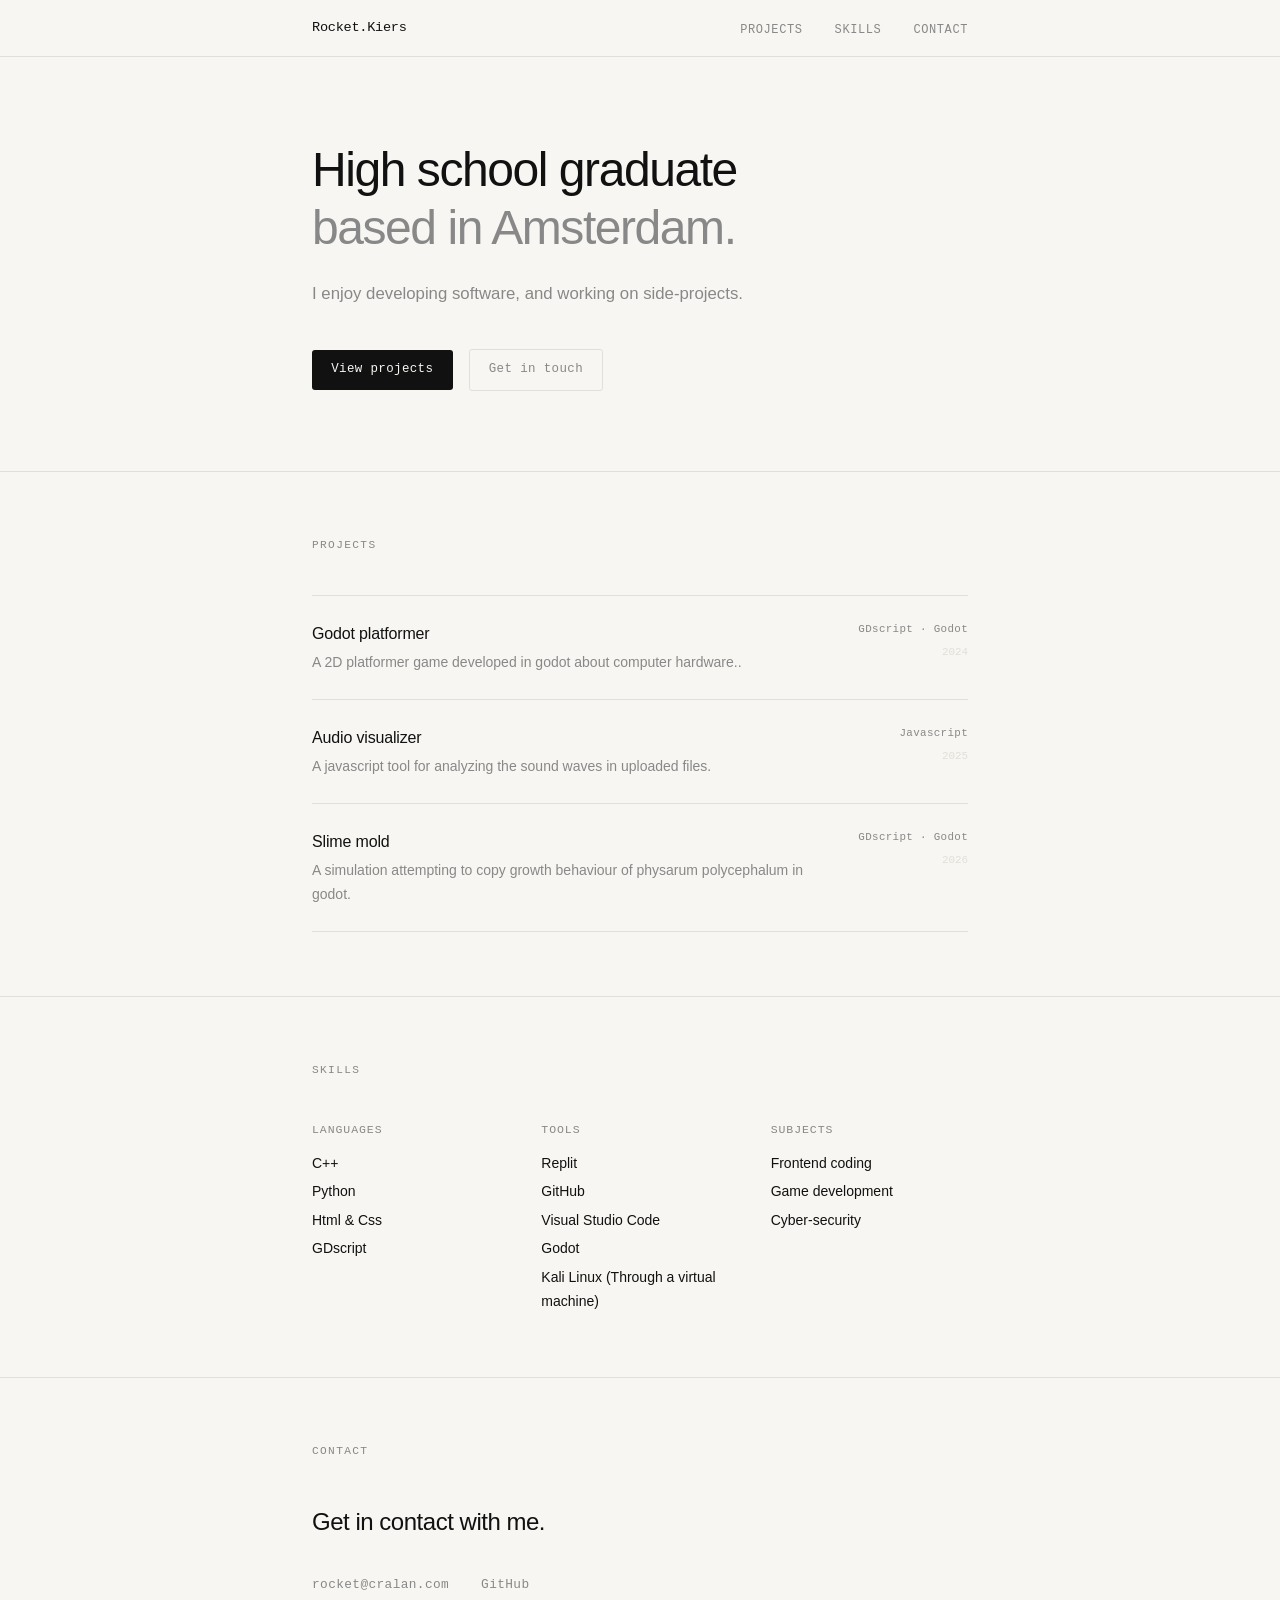
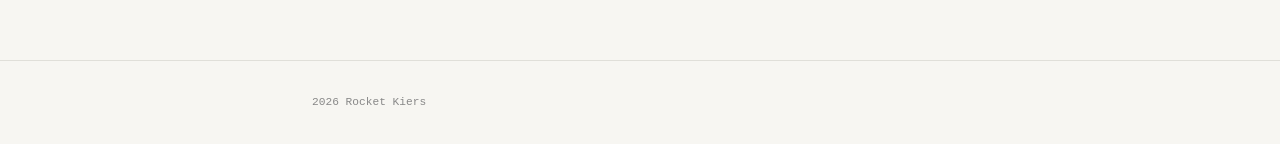
<file: index.html>
<html>
<head>
  <meta charset="UTF-8" />
  <meta name="viewport" content="width=device-width, initial-scale=1.0"/>
  <title>Portfolio — Rocket Kiers</title>
  <link rel="stylesheet" href="style.css" />
</head>
<body>

  <nav>
    <div class="container">
      <a class="nav-logo" href="#">Rocket.Kiers</a>
      <ul class="nav-links">
        <li><a href="#projects">Projects</a></li>
        <li><a href="#skills">Skills</a></li>
        <li><a href="#contact">Contact</a></li>
      </ul>
    </div>
  </nav>

  <section id="hero">
    <div class="container">
      <h1>High school graduate<br><em>based in Amsterdam.</em></h1>
      <p class="hero-bio">
        I enjoy developing software, and working on side-projects.
      </p>
      <div class="hero-links">
        <a href="#projects" class="btn btn-primary">View projects</a>
        <a href="#contact" class="btn btn-ghost">Get in touch</a>
      </div>
    </div>
  </section>

  <!-- Projects -->
  <section id="projects">
    <div class="container">
      <p class="section-label">Projects</p>
      <div class="project-list">

        <a href="2dplatformer.html" class="project">
          <div class="project-info">
            <p class="project-name">Godot platformer</p>
            <p class="project-desc">A 2D platformer game developed in godot about computer hardware..</p>
          </div>
          <div class="project-meta">
            <p class="project-stack">GDscript · Godot</p>
            <p class="project-year">2024</p>
          </div>
        </a>

        <a href="audiovisualizer.html" class="project">
          <div class="project-info">
            <p class="project-name">Audio visualizer</p>
            <p class="project-desc">A javascript tool for analyzing the sound waves in uploaded files. </p>
          </div>
          <div class="project-meta">
            <p class="project-stack">Javascript</p>
            <p class="project-year">2025</p>
          </div>
        </a>


        <a href="slimemold.html" class="project">
          <div class="project-info">
            <p class="project-name">Slime mold</p>
            <p class="project-desc">A simulation attempting to copy growth behaviour of physarum polycephalum in godot.</p>
          </div>
          <div class="project-meta">
            <p class="project-stack">GDscript · Godot</p>
            <p class="project-year">2026</p>
          </div>
        </a>

      </div>
    </div>
  </section>

  <!-- Skills -->
  <section id="skills">
    <div class="container">
      <p class="section-label">Skills</p>
      <div class="skills-grid">

        <div class="skill-group">
          <h3>Languages</h3>
          <ul>
            <li>C++</li>
            <li>Python</li>
            <li>Html & Css</li>
            <li>GDscript</li>
          </ul>
        </div>

        <div class="skill-group">
          <h3>Tools</h3>
          <ul>
            <li>Replit</li>
            <li>GitHub</li>
            <li>Visual Studio Code</li>
            <li>Godot</li>
            <li>Kali Linux (Through a virtual machine)</li>
          </ul>
        </div>

        <div class="skill-group">
          <h3>Subjects</h3>
          <ul>
            <li>Frontend coding</li>
            <li>Game development</li>
            <li>Cyber-security</li>
          </ul>
        </div>

      </div>
    </div>
  </section>

  <section id="contact">
    <div class="container">
      <p class="section-label">Contact</p>
      <p class="contact-line">Get in contact with me.</p>
      <div class="contact-links">
        <a href="mailto:rocket@cralan.com">rocket@cralan.com</a>
        <a href="https://github.com/RocketKiers" target="_blank">GitHub</a>
      </div>
    </div>
  </section>

  <footer>
    <div class="container">
      <span>2026 Rocket Kiers</span>
    </div>
  </footer>

</body>
</html>
</file>
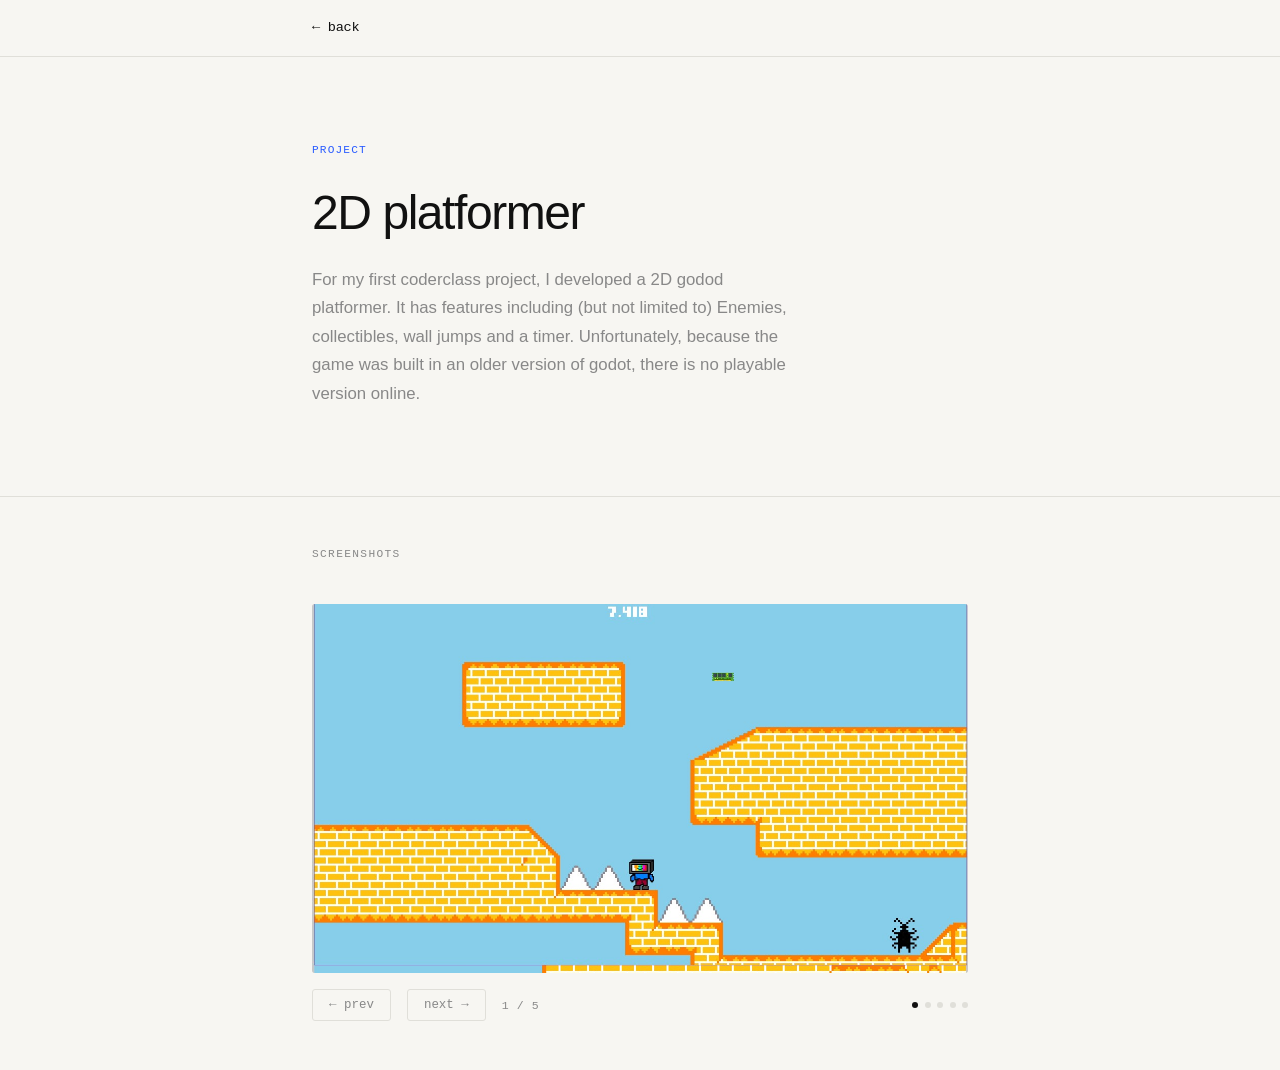
<file: 2dplatformer.html>
<htmls>
<head>
  <meta charset="utf-8">
  <meta name="viewport" content="width=device-width, initial-scale=1">
  <title>2D godot platformer</title>
  <link rel="stylesheet" href="style.css">
  <style>
    #hero {
      padding: 140px 0 48px;
    }

    .visualizer-wrapper {
      border-top: 1px solid var(--border);
      padding: 48px 0;
    }

    .upload-label {
      display: inline-block;
      font-family: var(--mono);
      font-size: 0.78rem;
      letter-spacing: 0.03em;
      padding: 0.6rem 1.2rem;
      border-radius: 3px;
      background: var(--ink);
      color: var(--bg);
      cursor: pointer;
      transition: background 0.2s;
      margin-bottom: 2rem;
    }

    .upload-label:hover { background: var(--accent); }

    #audio { display: none; }

    canvas {
      display: block;
      width: 100%;
      height: 160px;
      border-radius: 3px;
      background: #111;
    }

    /* ── Slideshow ── */
    .slideshow-wrapper {
      border-top: 1px solid var(--border);
      padding: 48px 0;
    }

    .slideshow {
      position: relative;
      width: 100%;
      aspect-ratio: 16 / 9;
      background: var(--border);
      border-radius: 3px;
      overflow: hidden;
      margin-bottom: 1rem;
    }

    .slideshow img {
      position: absolute;
      inset: 0;
      width: 100%;
      height: 100%;
      object-fit: cover;
      opacity: 0;
      transition: opacity 0.4s ease;
    }

    .slideshow img.active { opacity: 1; }

    .slideshow-controls {
      display: flex;
      align-items: center;
      gap: 1rem;
    }

    .slide-btn {
      font-family: var(--mono);
      font-size: 0.78rem;
      padding: 0.5rem 1rem;
      border-radius: 3px;
      border: 1px solid var(--border);
      background: none;
      color: var(--muted);
      cursor: pointer;
      transition: all 0.2s;
    }

    .slide-btn:hover { color: var(--ink); border-color: var(--ink); }

    .slide-counter {
      font-family: var(--mono);
      font-size: 0.72rem;
      color: var(--muted);
      letter-spacing: 0.05em;
    }

    .slide-dots {
      display: flex;
      gap: 0.4rem;
      margin-left: auto;
    }

    .dot {
      width: 6px;
      height: 6px;
      border-radius: 50%;
      background: var(--border);
      cursor: pointer;
      transition: background 0.2s;
    }

    .dot.active { background: var(--ink); }
  </style>
</head>
<body>

  <nav>
    <div class="container">
      <a class="nav-logo" href="index.html">← back</a>
    </div>
  </nav>

  <section id="hero">
    <div class="container">
      <span class="tag">Project</span>
      <h1>2D platformer</h1>
      <p class="hero-bio">
        For my first coderclass project, I developed a 2D godod platformer. It has features including (but not limited to)
        Enemies, collectibles, wall jumps and a timer. Unfortunately, because the game was built in an older version of godot,
        there is no playable version online.  
      </p>
    </div>
  </section>

  <section class="slideshow-wrapper">
    <div class="container">
      <p class="section-label">Screenshots</p>
      <div class="slideshow" id="slideshow">
        <img src="assets\screenshot_platformer_1.jpg" alt="Screenshot 1" class="active">
        <img src="assets\screenshot_platformer_2.jpg" alt="Screenshot 2">
        <img src="assets\screenshot_platformer_3.jpg" alt="Screenshot 3">
        <img src="assets\screenshot_platformer_4.jpg" alt="Screenshot 4">
        <img src="assets\screenshot_platformer_5.jpg" alt="Screenshot 5">        
      </div>
      <div class="slideshow-controls">
        <button class="slide-btn" id="prev">← prev</button>
        <button class="slide-btn" id="next">next →</button>
        <span class="slide-counter" id="counter">1 / 5</span>
        <div class="slide-dots" id="dots"></div>
      </div>
    </div>
  </section>

</body>
<script>
  const slides = document.querySelectorAll('.slideshow img');
  const counter = document.getElementById('counter');
  const dotsContainer = document.getElementById('dots');
  let current = 0;

  slides.forEach((_, i) => {
    const dot = document.createElement('div');
    dot.classList.add('dot');
    if (i === 0) dot.classList.add('active');
    dot.addEventListener('click', () => goTo(i));
    dotsContainer.appendChild(dot);
  });

    function goTo(index) {
    slides[current].classList.remove('active');
    dotsContainer.children[current].classList.remove('active');
    current = (index + slides.length) % slides.length;
    slides[current].classList.add('active');
    dotsContainer.children[current].classList.add('active');
    counter.textContent = `${current + 1} / ${slides.length}`;
 }

  document.getElementById('prev').addEventListener('click', () => goTo(current - 1));
  document.getElementById('next').addEventListener('click', () => goTo(current + 1));

  document.addEventListener('keydown', e => {
    if (e.key === 'ArrowLeft') goTo(current - 1);
    if (e.key === 'ArrowRight') goTo(current + 1);
  });
</script>
</html>
</file>
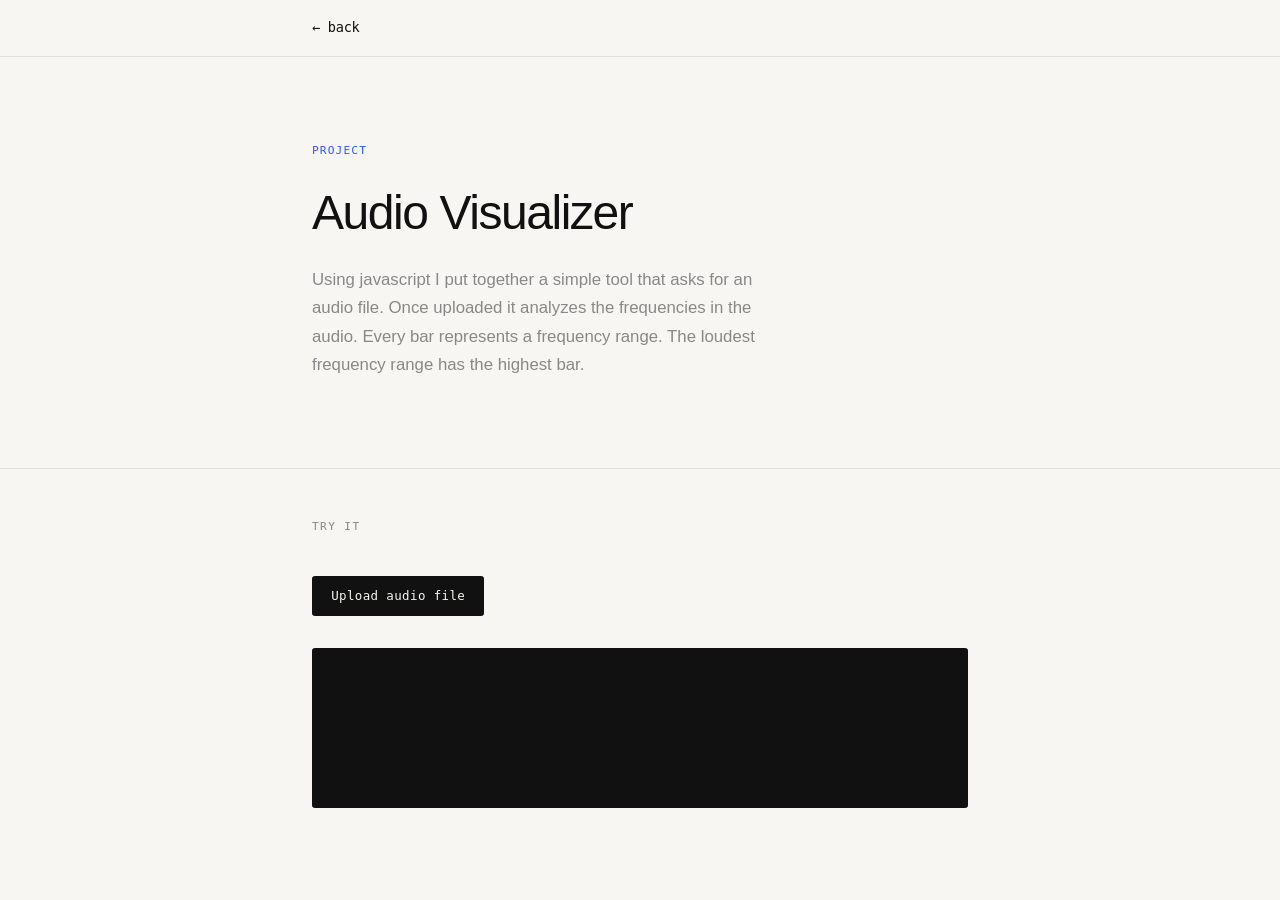
<file: audiovisualizer.html>
<html lang>
<head>
  <meta charset="utf-8">
  <meta name="viewport" content="width=device-width, initial-scale=1">
  <title>Audio Visualizer</title>
  <link rel="stylesheet" href="style.css">
  <style>
    #hero {
      padding: 140px 0 48px;
    }

    .visualizer-wrapper {
      border-top: 1px solid var(--border);
      padding: 48px 0;
    }

    .upload-label {
      display: inline-block;
      font-family: var(--mono);
      font-size: 0.78rem;
      letter-spacing: 0.03em;
      padding: 0.6rem 1.2rem;
      border-radius: 3px;
      background: var(--ink);
      color: var(--bg);
      cursor: pointer;
      transition: background 0.2s;
      margin-bottom: 2rem;
    }

    .upload-label:hover { background: var(--accent); }

    #audio { display: none; }

    canvas {
      display: block;
      width: 100%;
      height: 160px;
      border-radius: 3px;
      background: #111;
    }
  </style>
</head>
<body>

  <nav>
    <div class="container">
      <a class="nav-logo" href="index.html">← back</a>
    </div>
  </nav>

  <section id="hero">
    <div class="container">
      <span class="tag">Project</span>
      <h1>Audio Visualizer</h1>
      <p class="hero-bio">
        Using javascript I put together a simple tool that asks for an audio file.
        Once uploaded it analyzes the frequencies in the audio. 
        Every bar represents a frequency range. 
        The loudest frequency range has the highest bar.
      </p>
    </div>
  </section>

  <section class="visualizer-wrapper">
    <div class="container">
      <p class="section-label">Try it</p>
      <label class="upload-label" for="audio">Upload audio file</label>
      <input type="file" accept="audio/*" id="audio">
      <canvas id="canvas"></canvas>
    </div>
  </section>

</body>
<script src="script.js"></script>
</html>
</file>
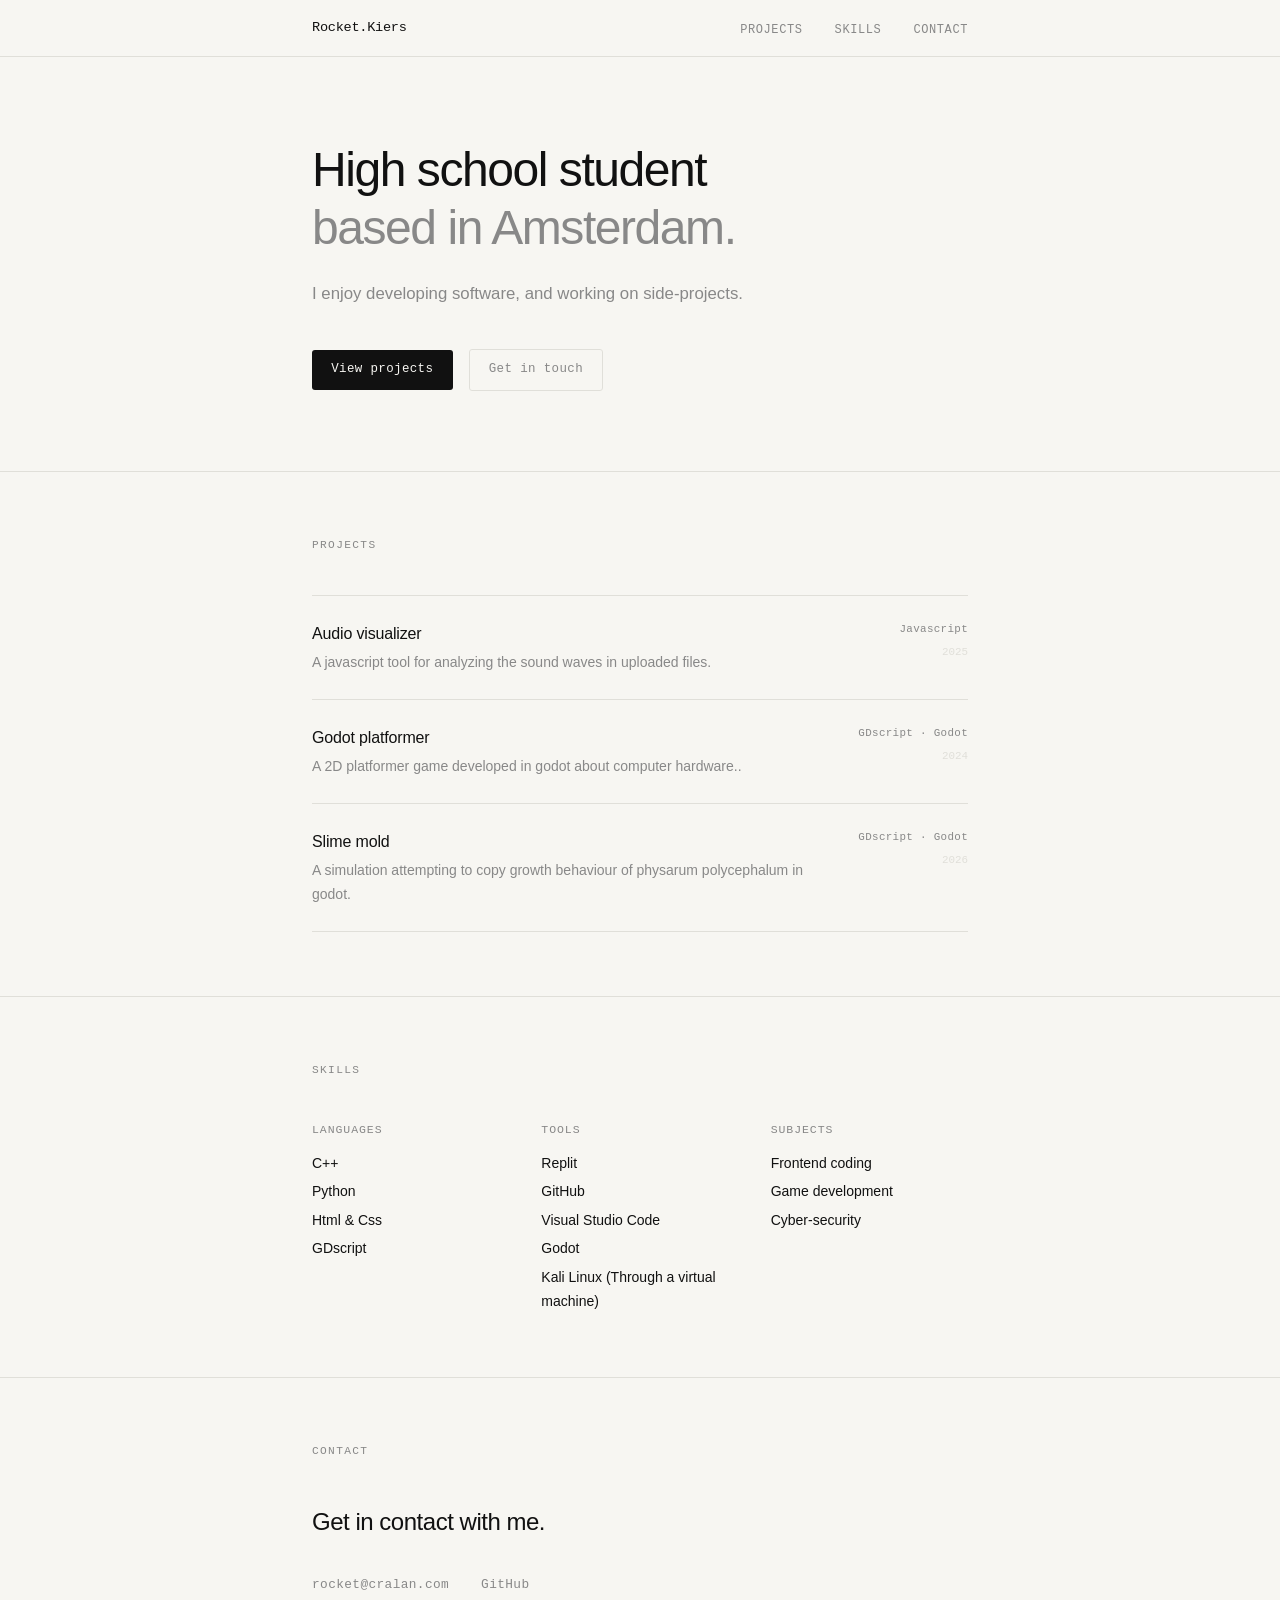
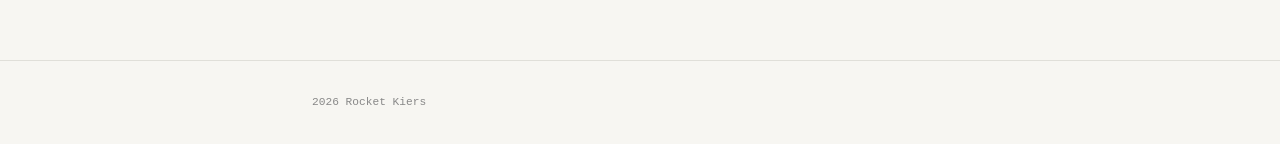
<file: portfolio.html>
<html>
<head>
  <meta charset="UTF-8" />
  <meta name="viewport" content="width=device-width, initial-scale=1.0"/>
  <title>Portfolio — Rocket Kiers</title>
  <link rel="stylesheet" href="style.css" />
</head>
<body>

  <nav>
    <div class="container">
      <a class="nav-logo" href="#">Rocket.Kiers</a>
      <ul class="nav-links">
        <li><a href="#projects">Projects</a></li>
        <li><a href="#skills">Skills</a></li>
        <li><a href="#contact">Contact</a></li>
      </ul>
    </div>
  </nav>

  <section id="hero">
    <div class="container">
      <h1>High school student<br><em>based in Amsterdam.</em></h1>
      <p class="hero-bio">
        I enjoy developing software, and working on side-projects.
      </p>
      <div class="hero-links">
        <a href="#projects" class="btn btn-primary">View projects</a>
        <a href="#contact" class="btn btn-ghost">Get in touch</a>
      </div>
    </div>
  </section>

  <!-- Projects -->
  <section id="projects">
    <div class="container">
      <p class="section-label">Projects</p>
      <div class="project-list">

        <a href="file:///C:/Users/rocke/OneDrive/Desktop/Coderclass%20folder/Portfolio/Rocket-Kiers-Portfolio/audiovisualizer.html#" class="project" target="_blank">
          <div class="project-info">
            <p class="project-name">Audio visualizer</p>
            <p class="project-desc">A javascript tool for analyzing the sound waves in uploaded files. </p>
          </div>
          <div class="project-meta">
            <p class="project-stack">Javascript</p>
            <p class="project-year">2025</p>
          </div>
        </a>

        <a href="file:///C:/Users/rocke/OneDrive/Desktop/Coderclass%20folder/Portfolio/Rocket-Kiers-Portfolio/2dplatformer.html#" class="project">
          <div class="project-info">
            <p class="project-name">Godot platformer</p>
            <p class="project-desc">A 2D platformer game developed in godot about computer hardware..</p>
          </div>
          <div class="project-meta">
            <p class="project-stack">GDscript · Godot</p>
            <p class="project-year">2024</p>
          </div>
        </a>

        <a href="file:///C:/Users/rocke/OneDrive/Desktop/Coderclass%20folder/Portfolio/Rocket-Kiers-Portfolio/slimemold.html#" class="project">
          <div class="project-info">
            <p class="project-name">Slime mold</p>
            <p class="project-desc">A simulation attempting to copy growth behaviour of physarum polycephalum in godot.</p>
          </div>
          <div class="project-meta">
            <p class="project-stack">GDscript · Godot</p>
            <p class="project-year">2026</p>
          </div>
        </a>

      </div>
    </div>
  </section>

  <!-- Skills -->
  <section id="skills">
    <div class="container">
      <p class="section-label">Skills</p>
      <div class="skills-grid">

        <div class="skill-group">
          <h3>Languages</h3>
          <ul>
            <li>C++</li>
            <li>Python</li>
            <li>Html & Css</li>
            <li>GDscript</li>
          </ul>
        </div>

        <div class="skill-group">
          <h3>Tools</h3>
          <ul>
            <li>Replit</li>
            <li>GitHub</li>
            <li>Visual Studio Code</li>
            <li>Godot</li>
            <li>Kali Linux (Through a virtual machine)</li>
          </ul>
        </div>

        <div class="skill-group">
          <h3>Subjects</h3>
          <ul>
            <li>Frontend coding</li>
            <li>Game development</li>
            <li>Cyber-security</li>
          </ul>
        </div>

      </div>
    </div>
  </section>

  <section id="contact">
    <div class="container">
      <p class="section-label">Contact</p>
      <p class="contact-line">Get in contact with me.</p>
      <div class="contact-links">
        <a href="mailto:rocket@cralan.com">rocket@cralan.com</a>
        <a href="https://github.com/RocketKiers" target="_blank">GitHub</a>
      </div>
    </div>
  </section>

  <footer>
    <div class="container">
      <span>2026 Rocket Kiers</span>
    </div>
  </footer>

</body>
</html>
</file>
<file: style.css>
*, *::before, *::after { box-sizing: border-box; margin: 0; padding: 0; }


:root {
  --bg: #f7f6f2;
  --ink: #111;
  --muted: #888;
  --accent: #2a5cff;
  --border: #e0dfd9;
  --mono: 'IBM Plex Mono', monospace;
  --sans: 'IBM Plex Sans', sans-serif;
}

html {
  scroll-behavior: smooth;
}

body {
  background: var(--bg);
  color: var(--ink);
  font-family: var(--sans);
  font-weight: 300;
  line-height: 1.7;
  -webkit-font-smoothing: antialiased;
}


@import url('https://fonts.googleapis.com/css2?family=IBM+Plex+Mono:wght@400;500&family=IBM+Plex+Sans:wght@300;400;500&display=swap');

.container {
  max-width: 720px;
  margin: 0 auto;
  padding: 0 2rem;
}


nav {
  position: fixed;
  top: 0; left: 0; right: 0;
  z-index: 100;
  background: var(--bg);
  border-bottom: 1px solid var(--border);
}

nav .container {
  display: flex;
  justify-content: space-between;
  align-items: center;
  height: 56px;
}

.nav-logo {
  font-family: var(--mono);
  font-size: 0.85rem;
  color: var(--ink);
  text-decoration: none;
  letter-spacing: -0.02em;
}

.nav-links {
  display: flex;
  gap: 2rem;
  list-style: none;
}

.nav-links a {
  font-family: var(--mono);
  font-size: 0.75rem;
  color: var(--muted);
  text-decoration: none;
  letter-spacing: 0.05em;
  text-transform: uppercase;
  transition: color 0.2s;
}

.nav-links a:hover { color: var(--ink); }


#hero {
  padding: 140px 0 80px;
  animation: fadeUp 0.7s ease both 0.1s;
}

.tag {
  display: inline-block;
  font-family: var(--mono);
  font-size: 0.7rem;
  letter-spacing: 0.1em;
  text-transform: uppercase;
  color: var(--accent);
  margin-bottom: 1.5rem;
}

h1 {
  font-size: clamp(2rem, 5vw, 3rem);
  font-weight: 400;
  line-height: 1.2;
  letter-spacing: -0.03em;
  margin-bottom: 1.5rem;
}

h1 em {
  font-style: normal;
  color: var(--muted);
}

.hero-bio {
  font-size: 1.05rem;
  color: var(--muted);
  max-width: 480px;
  margin-bottom: 2.5rem;
}

.hero-links {
  display: flex;
  gap: 1rem;
  align-items: center;
}

/* ── Buttons ── */
.btn {
  font-family: var(--mono);
  font-size: 0.78rem;
  letter-spacing: 0.03em;
  padding: 0.6rem 1.2rem;
  border-radius: 3px;
  text-decoration: none;
  transition: all 0.2s;
}

.btn-primary {
  background: var(--ink);
  color: var(--bg);
}

.btn-primary:hover { background: var(--accent); }

.btn-ghost {
  color: var(--muted);
  border: 1px solid var(--border);
}

.btn-ghost:hover { color: var(--ink); border-color: var(--ink); }

/* ── Sections ── */
section {
  padding: 64px 0;
  border-top: 1px solid var(--border);
}

.section-label {
  font-family: var(--mono);
  font-size: 0.7rem;
  letter-spacing: 0.12em;
  text-transform: uppercase;
  color: var(--muted);
  margin-bottom: 2.5rem;
}

/* ── Projects ── */
.project-list {
  display: flex;
  flex-direction: column;
}

.project {
  display: grid;
  grid-template-columns: 1fr auto;
  gap: 1rem;
  align-items: start;
  padding: 1.5rem 0;
  border-bottom: 1px solid var(--border);
  text-decoration: none;
  color: inherit;
  transition: opacity 0.2s;
}

.project:first-child { border-top: 1px solid var(--border); }
.project:hover { opacity: 0.5; }

.project-name {
  font-size: 1rem;
  font-weight: 400;
  letter-spacing: -0.01em;
  margin-bottom: 0.25rem;
}

.project-desc {
  font-size: 0.875rem;
  color: var(--muted);
}

.project-meta {
  text-align: right;
}

.project-stack {
  font-family: var(--mono);
  font-size: 0.68rem;
  color: var(--muted);
  letter-spacing: 0.03em;
}

.project-year {
  font-family: var(--mono);
  font-size: 0.68rem;
  color: var(--border);
  margin-top: 0.25rem;
}

/* ── Skills ── */
.skills-grid {
  display: grid;
  grid-template-columns: repeat(auto-fill, minmax(160px, 1fr));
  gap: 2rem;
}

.skill-group h3 {
  font-family: var(--mono);
  font-size: 0.72rem;
  letter-spacing: 0.08em;
  text-transform: uppercase;
  color: var(--muted);
  font-weight: 400;
  margin-bottom: 0.75rem;
}

.skill-group ul {
  list-style: none;
  display: flex;
  flex-direction: column;
  gap: 0.3rem;
}

.skill-group li {
  font-size: 0.875rem;
}

/* ── Contact ── */
#contact { border-bottom: none; }

.contact-line {
  font-size: 1.5rem;
  font-weight: 300;
  letter-spacing: -0.02em;
  margin-bottom: 2rem;
}

.contact-links {
  display: flex;
  gap: 2rem;
  flex-wrap: wrap;
}

.contact-links a {
  font-family: var(--mono);
  font-size: 0.8rem;
  color: var(--muted);
  text-decoration: none;
  letter-spacing: 0.03em;
  transition: color 0.2s;
}

.contact-links a:hover { color: var(--ink); }

/* ── Footer ── */
footer {
  padding: 2rem 0;
  border-top: 1px solid var(--border);
}

footer .container {
  display: flex;
  justify-content: space-between;
  align-items: center;
}

footer span {
  font-family: var(--mono);
  font-size: 0.7rem;
  color: var(--muted);
}

/* ── Animation ── */
@keyframes fadeUp {
  from { opacity: 0; transform: translateY(16px); }
  to   { opacity: 1; transform: translateY(0); }
}

/* ── Responsive ── */
@media (max-width: 480px) {
  .nav-links { display: none; }
  .project { grid-template-columns: 1fr; }
  .project-meta { display: none; }
  .contact-links { gap: 1.25rem; }
}
</file>
